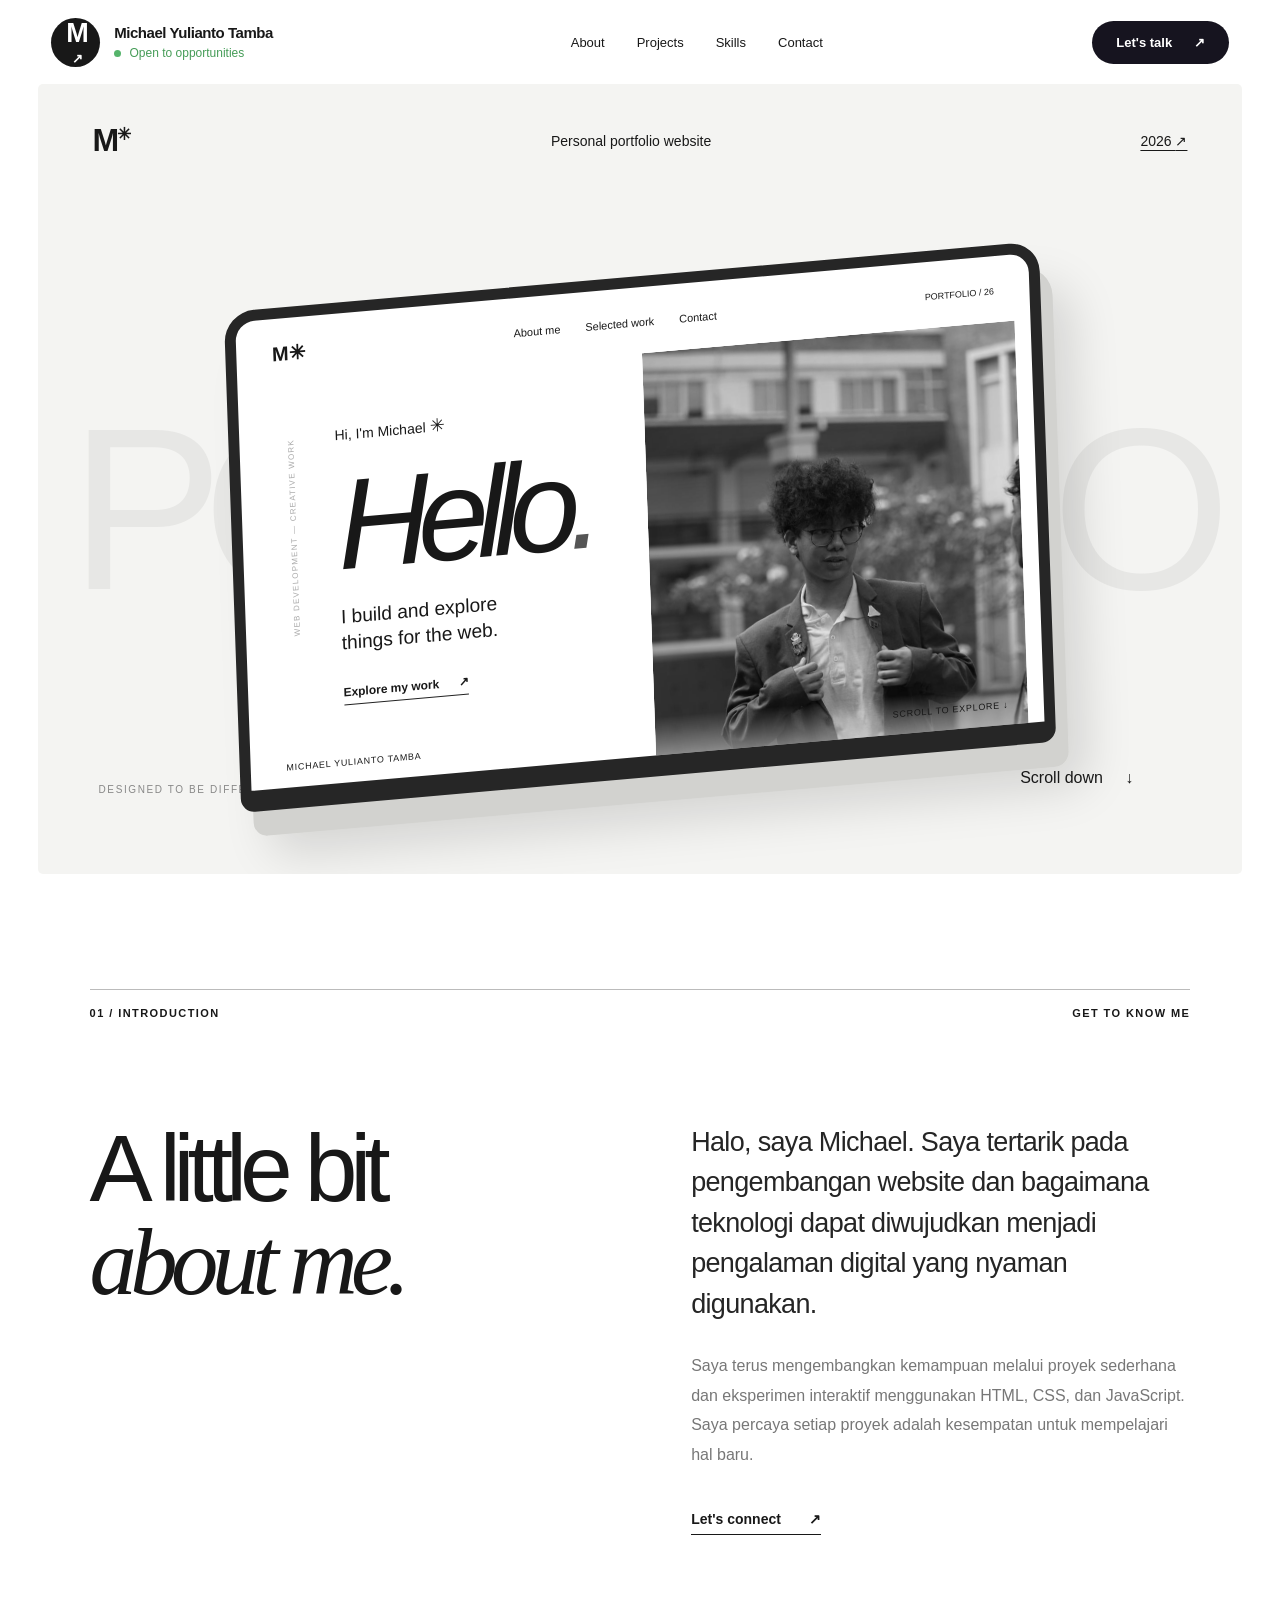
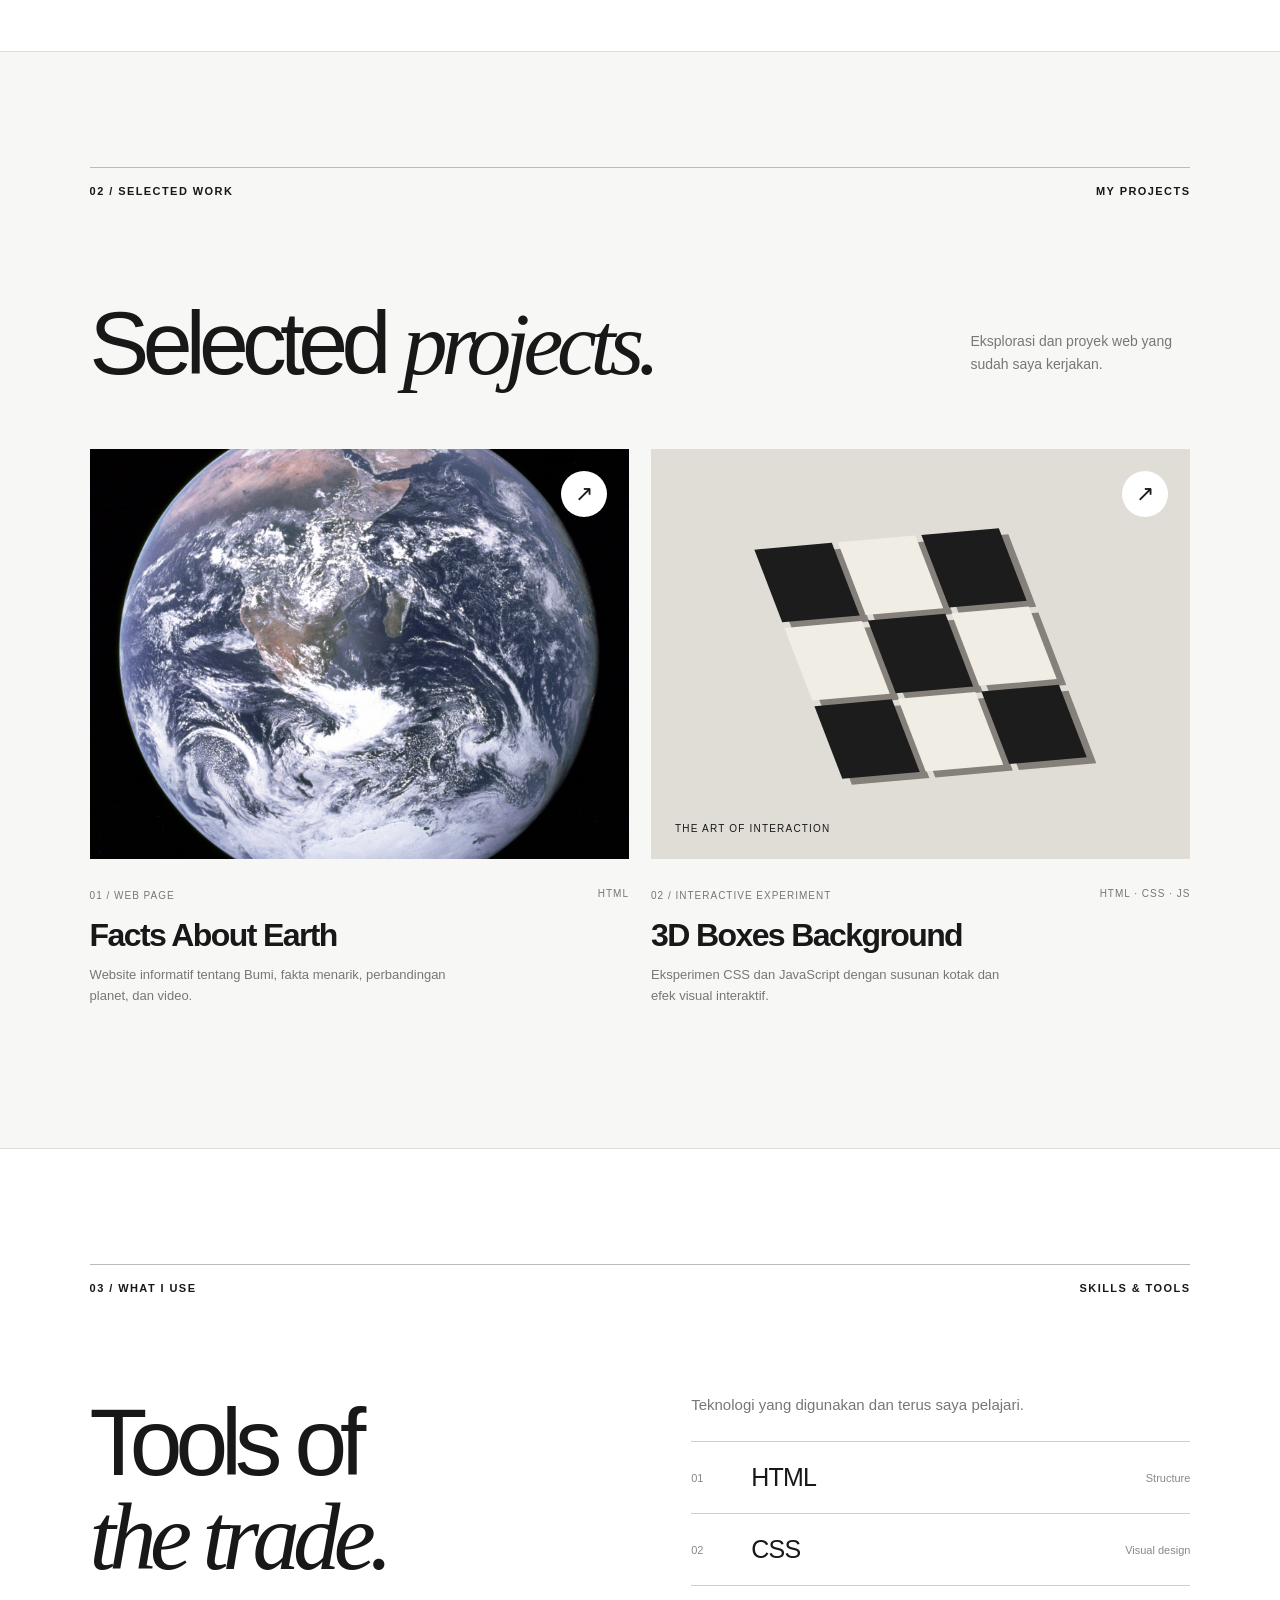
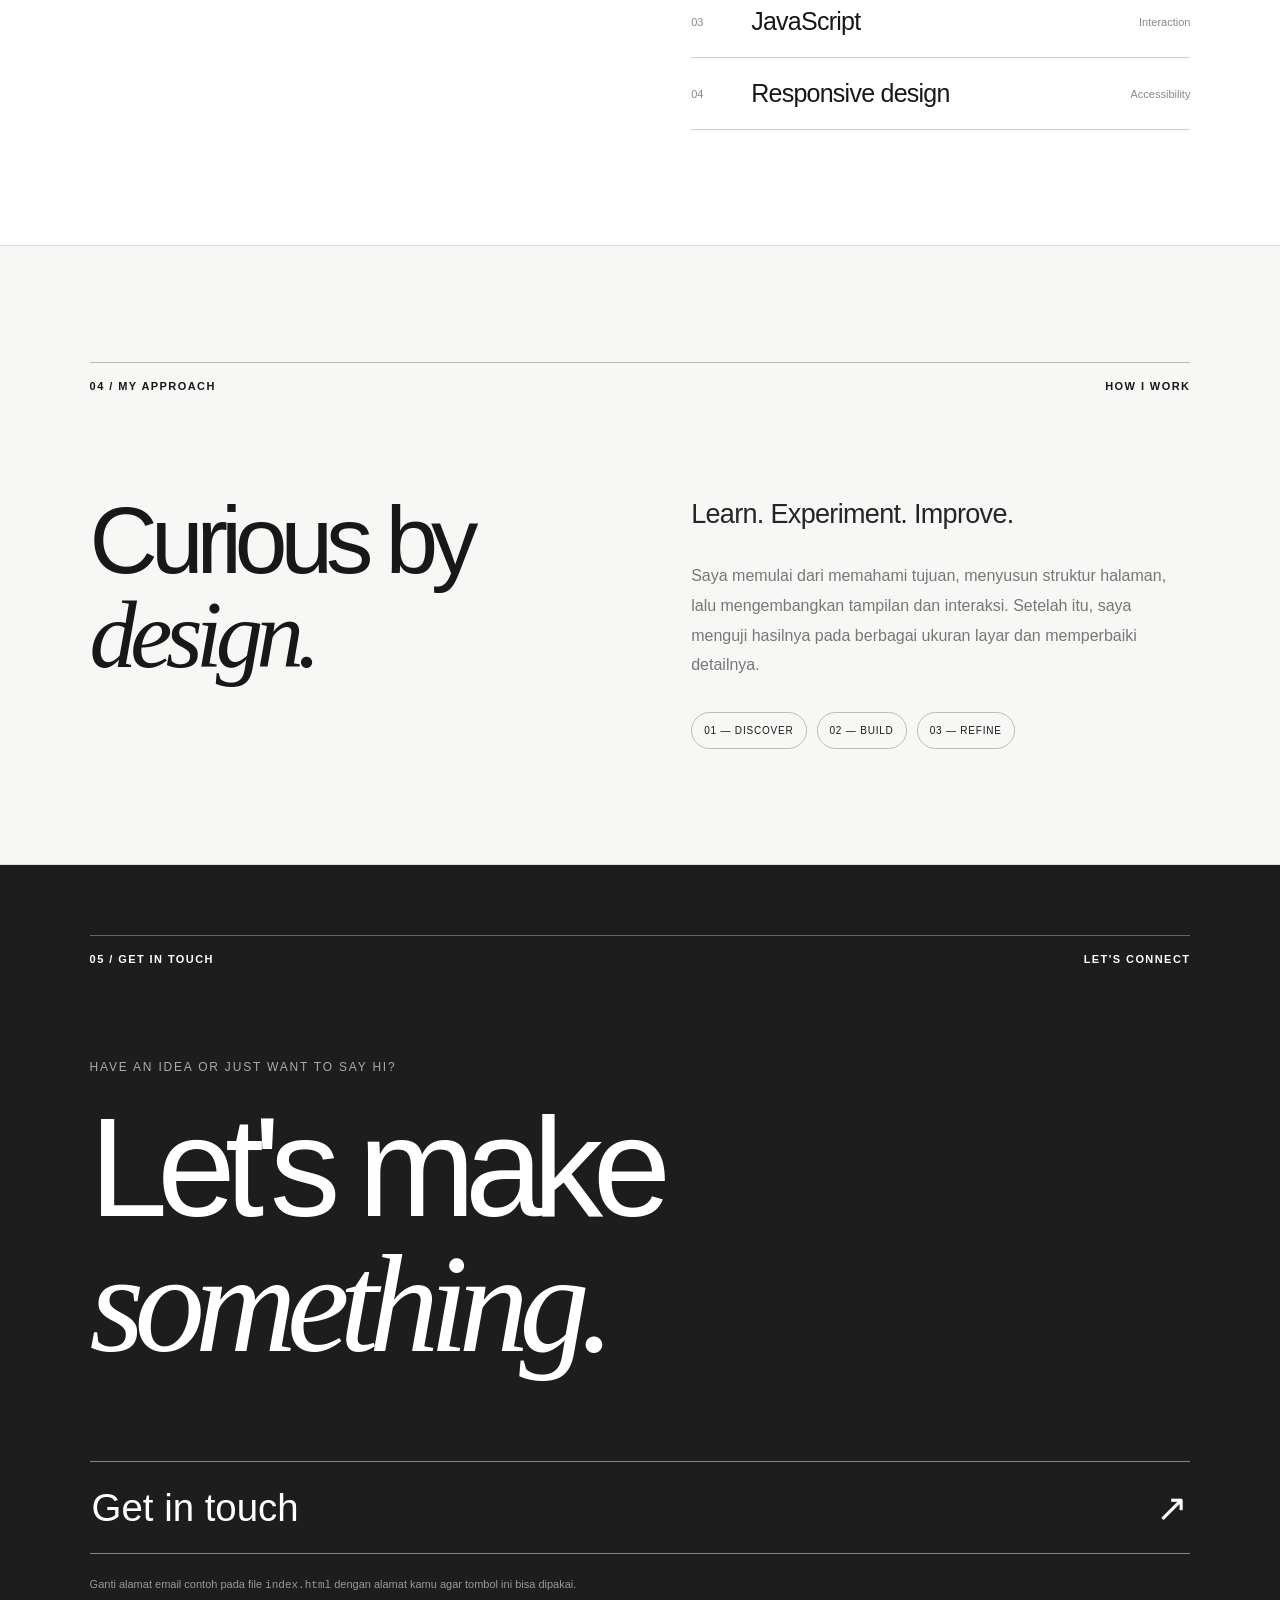
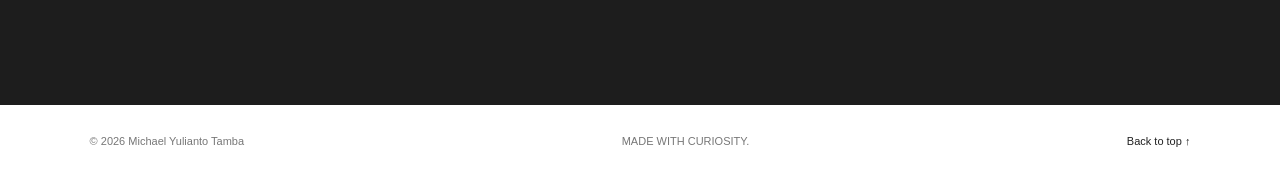
<file: index.html>
<!doctype html>
<html lang="id">
<head>
  <meta charset="UTF-8">
  <meta name="viewport" content="width=device-width, initial-scale=1">
  <meta name="theme-color" content="#f5f5f3">
  <meta name="description" content="Portofolio Michael Yulianto Tamba — pengembangan web, karya, dan eksperimen interaktif.">
  <title>Michael Yulianto Tamba — Portfolio</title>
  <link rel="stylesheet" href="style.css">
  <script src="script.js" defer></script>
</head>
<body>
  <a class="skip-link" href="#main">Lewati navigasi</a>
  <header class="header" id="top">
    <a class="identity" href="#home" aria-label="Michael — kembali ke beranda"><span class="identity-mark">M<span>↗</span></span><span class="identity-copy"><strong>Michael Yulianto Tamba</strong><small><i class="status-dot"></i> Open to opportunities</small></span></a>
    <nav class="nav" aria-label="Navigasi utama"><a href="#about">About</a><a href="#projects">Projects</a><a href="#skills">Skills</a><a href="#contact">Contact</a></nav>
    <a class="header-cta" href="#contact">Let's talk <span aria-hidden="true">↗</span></a>
    <button class="menu-toggle" type="button" aria-label="Buka menu navigasi" aria-expanded="false" aria-controls="mobile-nav"><span></span><span></span></button>
  </header>
  <nav class="mobile-nav" id="mobile-nav" aria-label="Navigasi mobile" hidden><a href="#about">About</a><a href="#projects">Projects</a><a href="#skills">Skills</a><a href="#contact">Contact</a></nav>
  <main id="main">
    <section class="hero" id="home" aria-labelledby="hero-title">
      <div class="hero-meta"><span class="monogram" aria-hidden="true">M<span>✳</span></span><span>Personal portfolio website</span><span class="year">2026 <span aria-hidden="true">↗</span></span></div>
      <div class="hero-background" aria-hidden="true">PORTFOLIO</div>
      <div class="hero-stage">
        <div class="hero-frame">
          <div class="frame-top"><span class="frame-logo">M✳</span><div class="frame-links"><span>About me</span><span>Selected work</span><span>Contact</span></div><span class="frame-small">PORTFOLIO / 26</span></div>
          <div class="frame-body"><div class="frame-content"><span class="vertical-label">WEB DEVELOPMENT — CREATIVE WORK</span><p class="hero-kicker">Hi, I'm Michael <span class="wave" aria-hidden="true">✳</span></p><h1 id="hero-title">Hello<span class="hero-period">.</span></h1><p class="hero-subtitle">I build and explore<br>things for the web.</p><a class="hero-link" href="#projects">Explore my work <span aria-hidden="true">↗</span></a></div><img class="hero-person" src="assets/foto-saya.jpeg" alt="Foto Michael Yulianto Tamba"></div>
          <div class="frame-bottom"><span>MICHAEL YULIANTO TAMBA</span><span>SCROLL TO EXPLORE ↓</span></div>
        </div>
      </div>
      <a class="scroll-cue" href="#about">Scroll down <span aria-hidden="true">↓</span></a>
      <span class="hero-side-note">DESIGNED TO BE DIFFERENT</span>
    </section>
    <section class="content-section about" id="about" aria-labelledby="about-title"><div class="section-header"><span>01 / INTRODUCTION</span><span>GET TO KNOW ME</span></div><div class="section-layout"><h2 id="about-title">A little bit<br><em>about me.</em></h2><div class="section-description"><p class="lead">Halo, saya Michael. Saya tertarik pada pengembangan website dan bagaimana teknologi dapat diwujudkan menjadi pengalaman digital yang nyaman digunakan.</p><p>Saya terus mengembangkan kemampuan melalui proyek sederhana dan eksperimen interaktif menggunakan HTML, CSS, dan JavaScript. Saya percaya setiap proyek adalah kesempatan untuk mempelajari hal baru.</p><a class="inline-link" href="#contact">Let's connect <span aria-hidden="true">↗</span></a></div></div></section>
    <section class="content-section projects" id="projects" aria-labelledby="projects-title"><div class="section-header"><span>02 / SELECTED WORK</span><span>MY PROJECTS</span></div><div class="projects-title-row"><h2 id="projects-title">Selected <em>projects.</em></h2><p>Eksplorasi dan proyek web yang sudah saya kerjakan.</p></div><div class="project-grid">
      <article class="project-card"><a class="project-visual earth-visual" href="projects/earth/earth.html" aria-label="Buka proyek Facts About Earth"><img src="projects/earth/earth.jpeg" alt="Pratinjau proyek Facts About Earth" loading="lazy"><span class="project-open" aria-hidden="true">↗</span></a><div class="project-caption"><div><span class="project-index">01 / WEB PAGE</span><h3>Facts About Earth</h3><p>Website informatif tentang Bumi, fakta menarik, perbandingan planet, dan video.</p></div><span class="project-category">HTML</span></div></article>
      <article class="project-card"><a class="project-visual boxes-visual" href="projects/3d-boxes/index.html" aria-label="Buka proyek 3D Boxes Background"><div class="boxes-art" aria-hidden="true"><span></span><span></span><span></span><span></span><span></span><span></span><span></span><span></span><span></span></div><span class="project-open" aria-hidden="true">↗</span><span class="art-caption">THE ART OF INTERACTION</span></a><div class="project-caption"><div><span class="project-index">02 / INTERACTIVE EXPERIMENT</span><h3>3D Boxes Background</h3><p>Eksperimen CSS dan JavaScript dengan susunan kotak dan efek visual interaktif.</p></div><span class="project-category">HTML · CSS · JS</span></div></article>
    </div></section>
    <section class="content-section skills" id="skills" aria-labelledby="skills-title"><div class="section-header"><span>03 / WHAT I USE</span><span>SKILLS & TOOLS</span></div><div class="section-layout"><h2 id="skills-title">Tools of<br><em>the trade.</em></h2><div class="skill-panel"><p>Teknologi yang digunakan dan terus saya pelajari.</p><ul class="skill-list"><li><span>01</span>HTML <span>Structure</span></li><li><span>02</span>CSS <span>Visual design</span></li><li><span>03</span>JavaScript <span>Interaction</span></li><li><span>04</span>Responsive design <span>Accessibility</span></li></ul></div></div></section>
    <section class="content-section approach" id="approach" aria-labelledby="approach-title"><div class="section-header"><span>04 / MY APPROACH</span><span>HOW I WORK</span></div><div class="section-layout"><h2 id="approach-title">Curious by<br><em>design.</em></h2><div class="section-description"><p class="lead">Learn. Experiment. Improve.</p><p>Saya memulai dari memahami tujuan, menyusun struktur halaman, lalu mengembangkan tampilan dan interaksi. Setelah itu, saya menguji hasilnya pada berbagai ukuran layar dan memperbaiki detailnya.</p><div class="approach-steps"><span>01 — DISCOVER</span><span>02 — BUILD</span><span>03 — REFINE</span></div></div></div></section>
    <section class="contact" id="contact" aria-labelledby="contact-title"><div class="section-header"><span>05 / GET IN TOUCH</span><span>LET'S CONNECT</span></div><p>HAVE AN IDEA OR JUST WANT TO SAY HI?</p><h2 id="contact-title">Let's make<br><em>something.</em></h2><a class="contact-link" href="mailto:hello@example.com?subject=Hello%20Michael" data-placeholder-email>Get in touch <span aria-hidden="true">↗</span></a><p class="contact-note">Ganti alamat email contoh pada file <code>index.html</code> dengan alamat kamu agar tombol ini bisa dipakai.</p></section>
  </main>
  <footer class="footer"><span>© <span id="current-year">2026</span> Michael Yulianto Tamba</span><span>MADE WITH CURIOSITY.</span><a href="#top">Back to top ↑</a></footer>
</body>
</html>
</file>
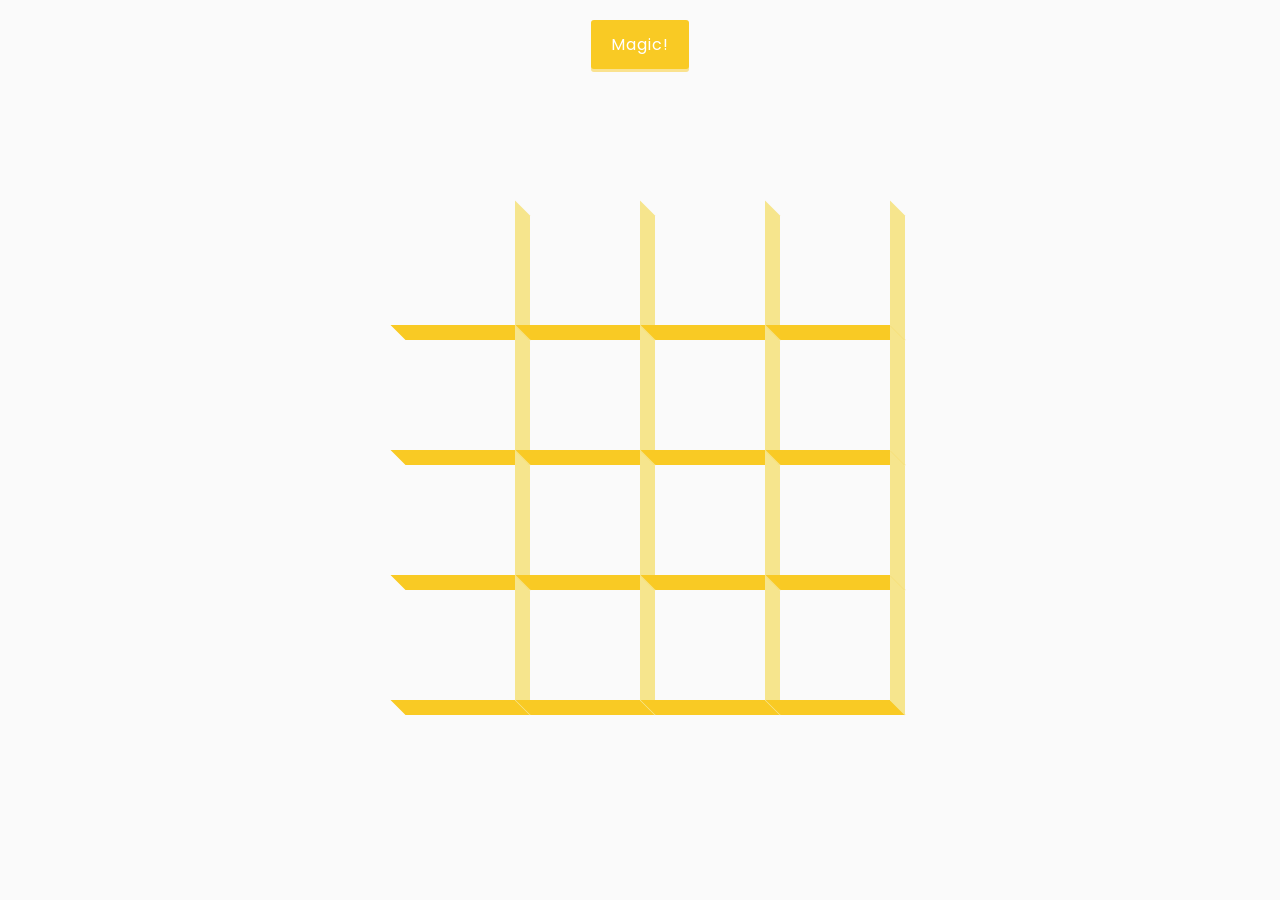
<file: projects/3d-boxes/index.html>
<!DOCTYPE html>
<html lang="en">
  <head>
    <meta charset="UTF-8" />
    <meta name="viewport" content="width=device-width, initial-scale=1.0" />
    <link
      rel="stylesheet"
      href="https://cdnjs.cloudflare.com/ajax/libs/font-awesome/5.14.0/css/all.min.css"
      integrity="sha512-1PKOgIY59xJ8Co8+NE6FZ+LOAZKjy+KY8iq0G4B3CyeY6wYHN3yt9PW0XpSriVlkMXe40PTKnXrLnZ9+fkDaog=="
      crossorigin="anonymous"
    />
    <link rel="stylesheet" href="style.css" />
    <title>3D Boxes Background</title>
  </head>
  <body>
    <button id="btn" class="magic">Magic!</button>
    <div id="boxes" class="boxes big"></div>

    <script src="script.js"></script>
  </body>
</html>
</file>
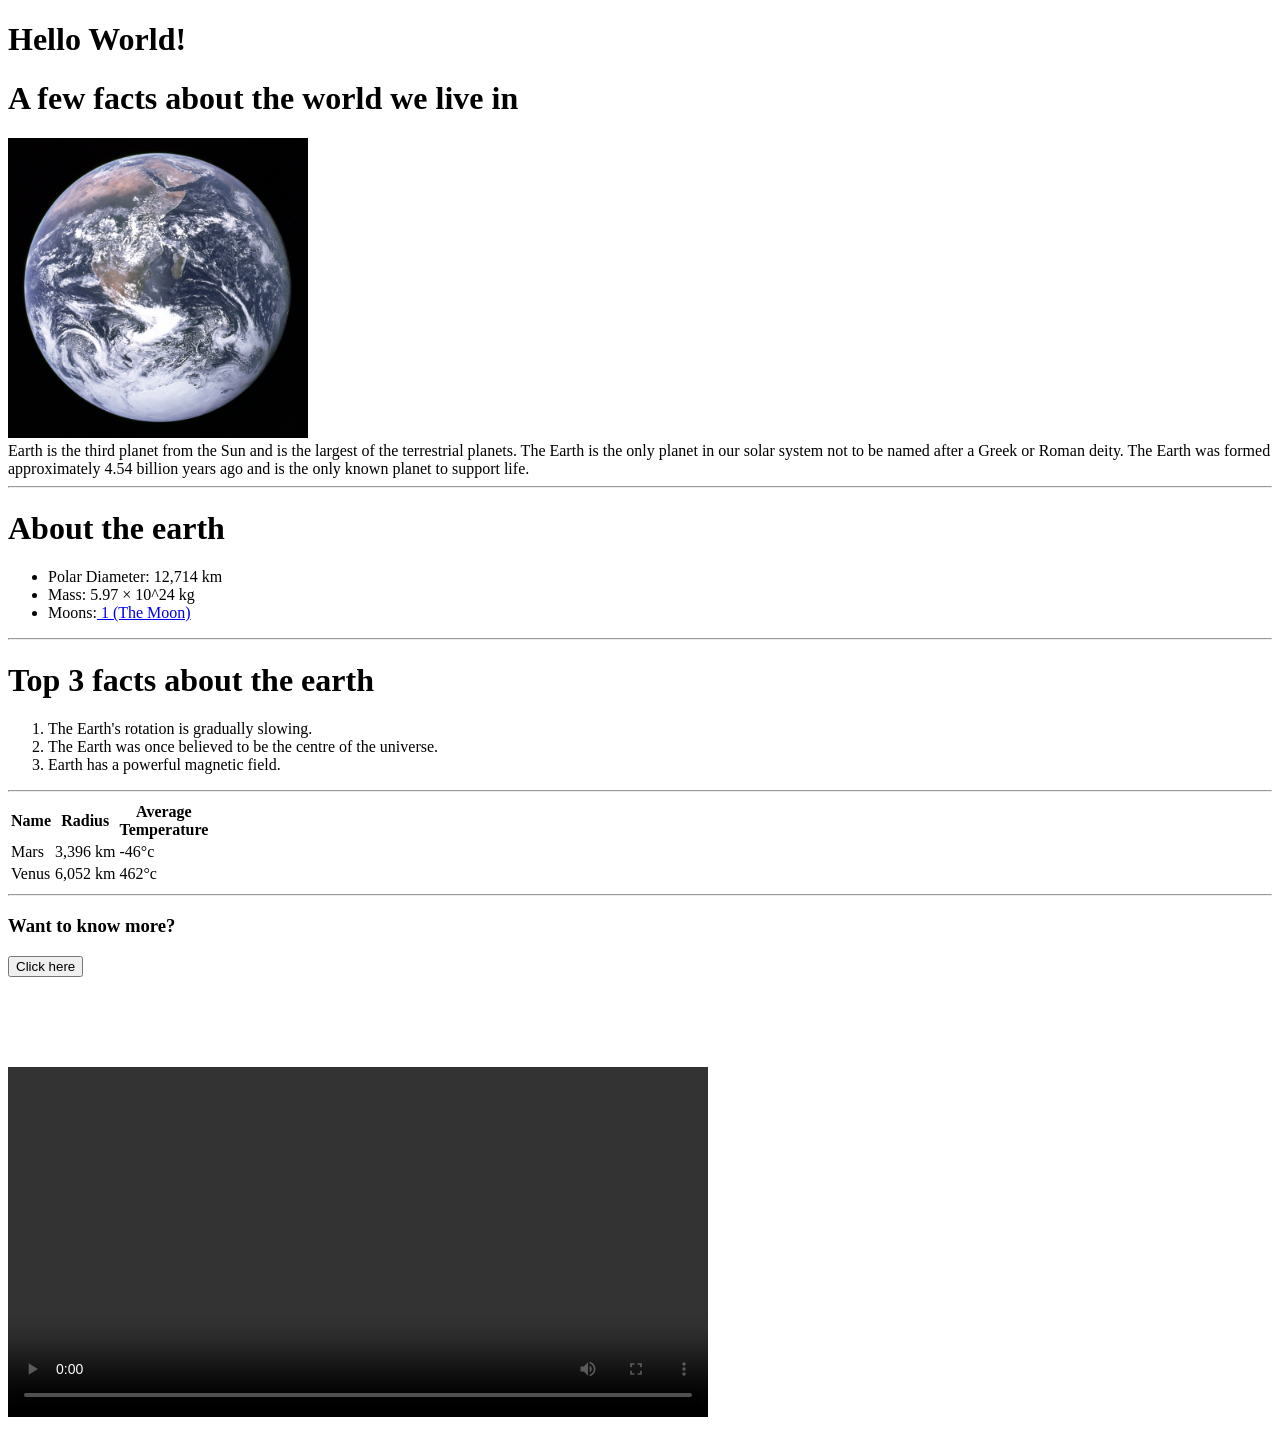
<file: projects/earth/earth.html>
<!DOCTYPE html>
<html lang="en">
<head>
    <meta charset="UTF-8">
    <meta name="viewport" content="width=device-width, initial-scale=1.0">
    <title>Document</title>
</head>
<body>
    <H1>Hello World!</H1>
    <H1>A few facts about the world we live in</H1>
    <img src="earth.jpeg" alt="Earth" width="300" height="300">
    <br>
    Earth is the third planet from the Sun and is the largest of the terrestrial planets. The Earth is the only planet in our 
    solar system not to be named after a Greek or Roman deity. The Earth was formed approximately 4.54 billion 
    years ago and is the only known planet to support life.
    <br>
    <hr>
    <H1>About the earth</H1>
    <ul>
        <li>Polar Diameter: 12,714 km</li>
        <li>Mass: 5.97 × 10^24 kg</li>
        <li>Moons:<a href="https://space-facts.com/the-moon/"> 1 (The Moon) </a></li>  
    </ul>
    <hr>
    <h1>Top 3 facts about the earth</H1>
    <ol>
        <li>The Earth's rotation is gradually slowing.</li>
        <li>The Earth was once believed to be the centre of the universe.</li>
        <li>Earth has a powerful magnetic field.</li>
            </ol>

            <hr>

            <table>
                <tr>
                    <th>Name</th>
                    <th>Radius</th>
                    <th>Average<br>Temperature</th>
                </tr>

                <tr>
                    <td>Mars</td>
                    <td>3,396 km</td>
                    <td>-46°c</td>
                </tr>

                <tr>
                    <td>Venus</td>
                    <td>6,052 km</td>
                    <td>462°c</td>
                </tr>
            </table>

            <hr>

            <h3>Want to know more?</h3>

            <button onclick="window.location.href='https://space-facts.com/earth/'">
                Click here
            </button>

            <i>
            </i>

            <br><br><br><br>

            <br><br>

            <video width="700" controls>
                <source src="earth.mp4" type="video/mp4">
                Your browser does not support the video tag.
            </video>

        </td>

    </tr>
</table>

</body>
</html>
</file>
<file: style.css>
:root {
  --background: #ffffff;
  --paper: #f4f4f2;
  --ink: #181818;
  --muted: #747474;
  --line: #dededb;
}
* {
  box-sizing: border-box;
}
html {
  scroll-behavior: smooth;
}
body {
  margin: 0;
  background: var(--background);
  color: var(--ink);
  font-family: Arial, Helvetica, sans-serif;
  -webkit-font-smoothing: antialiased;
}
img {
  display: block;
  max-width: 100%;
}
a {
  color: inherit;
  text-decoration: none;
}
button {
  font: inherit;
}
a:focus-visible,
button:focus-visible {
  outline: 3px solid #7062db;
  outline-offset: 4px;
}
.skip-link {
  position: absolute;
  top: -80px;
  left: 12px;
  padding: 12px;
  background: white;
  z-index: 20;
}
.skip-link:focus {
  top: 12px;
}
.header {
  height: 84px;
  padding: 0 clamp(20px, 4vw, 76px);
  display: flex;
  align-items: center;
  justify-content: space-between;
  gap: 24px;
  background: white;
}
.identity {
  display: flex;
  align-items: center;
  gap: 14px;
  min-width: 250px;
}
.identity-mark {
  width: 49px;
  height: 49px;
  display: grid;
  place-items: center;
  background: #181818;
  color: white;
  border-radius: 50%;
  font-size: 27px;
  font-weight: 800;
  letter-spacing: -0.13em;
}
.identity-mark span {
  color: #fff;
  font-size: 13px;
  margin-left: 1px;
}
.identity-copy {
  display: grid;
  gap: 5px;
}
.identity-copy strong {
  font-size: 15px;
  letter-spacing: -0.03em;
}
.identity-copy small {
  font-size: 12px;
  color: #459c57;
}
.status-dot {
  display: inline-block;
  width: 7px;
  height: 7px;
  border-radius: 50%;
  background: #55b46b;
  margin-right: 5px;
}
.nav {
  display: flex;
  gap: clamp(15px, 2.5vw, 40px);
  font-size: 13px;
}
.nav a:hover,
.inline-link:hover,
.footer a:hover {
  color: #888;
}
.header-cta {
  background: #16141f;
  color: white;
  border-radius: 30px;
  padding: 14px 24px;
  font-size: 13px;
  font-weight: 700;
  white-space: nowrap;
}
.header-cta span {
  margin-left: 18px;
}
.menu-toggle,
.mobile-nav {
  display: none;
}
.hero {
  min-height: 720px;
  height: min(790px, calc(100svh - 96px));
  position: relative;
  background: var(--paper);
  margin: 0 clamp(12px, 3vw, 48px);
  overflow: hidden;
  border-radius: 5px;
}
.hero-meta {
  position: absolute;
  top: 38px;
  left: 4.5%;
  right: 4.5%;
  display: flex;
  align-items: center;
  justify-content: space-between;
  font-size: 14px;
  z-index: 3;
}
.monogram {
  font-size: 32px;
  font-weight: 900;
  letter-spacing: -0.18em;
}
.monogram span {
  font-size: 17px;
  position: relative;
  top: -11px;
  left: 4px;
}
.year {
  text-decoration: underline;
  text-underline-offset: 4px;
}
.hero-background {
  position: absolute;
  top: 37%;
  left: 50%;
  transform: translateX(-50%);
  font-size: clamp(95px, 18vw, 310px);
  white-space: nowrap;
  letter-spacing: -0.09em;
  font-weight: 500;
  color: #e7e7e5;
  user-select: none;
}
.hero-stage {
  position: absolute;
  inset: 125px 16% 30px;
  display: flex;
  align-items: center;
  justify-content: center;
  z-index: 2;
}
.hero-frame {
  position: relative;
  width: min(830px, 100%);
  height: min(500px, 100%);
  background: #fff;
  border: 11px solid #262626;
  border-bottom-width: 21px;
  border-radius: 30px 30px 14px 14px;
  box-shadow:
    12px 25px 0 #d2d2cf,
    30px 45px 48px #0002;
  transform: rotate(-5deg) skewX(-3deg);
  overflow: hidden;
  display: flex;
  flex-direction: column;
}
.frame-top,
.frame-bottom {
  display: flex;
  align-items: center;
  justify-content: space-between;
  padding: 18px 4.5%;
  gap: 16px;
  font-size: 11px;
  position: relative;
  z-index: 2;
}
.frame-top {
  height: 70px;
}
.frame-logo {
  font-weight: 900;
  font-size: 20px;
}
.frame-links {
  display: flex;
  gap: 25px;
}
.frame-small {
  font-size: 9px;
}
.frame-body {
  flex: 1;
  position: relative;
  min-height: 0;
}
.frame-content {
  position: absolute;
  left: 12%;
  top: 11%;
  z-index: 2;
}
.vertical-label {
  position: absolute;
  left: -49px;
  top: 12px;
  writing-mode: vertical-rl;
  transform: rotate(180deg);
  color: #aaa;
  font-size: 8px;
  letter-spacing: 0.15em;
}
.hero-kicker {
  font-size: 14px;
  margin: 0 0 20px;
}
.wave {
  font-size: 18px;
}
.hero h1 {
  font-size: clamp(76px, 10vw, 174px);
  letter-spacing: -0.095em;
  font-style: italic;
  font-weight: 400;
  line-height: 0.93;
  margin: 0 0 20px;
}
.hero-period {
  color: #555;
}
.hero-subtitle {
  font-size: clamp(13px, 1.5vw, 20px);
  line-height: 1.35;
  margin: 0 0 26px;
}
.hero-link {
  font-size: 12px;
  font-weight: 700;
  border-bottom: 1px solid #222;
  padding-bottom: 5px;
}
.hero-link span {
  margin-left: 16px;
}
.hero-person {
  position: absolute;
  right: 2%;
  bottom: -26%;
  height: 127%;
  width: 47%;
  object-fit: cover;
  object-position: center 20%;
  filter: grayscale(1);
  mask-image: linear-gradient(to bottom, black 80%, transparent 99%);
}
.frame-bottom {
  height: 40px;
  font-size: 9px;
  letter-spacing: 0.08em;
}
.scroll-cue {
  position: absolute;
  bottom: 11%;
  right: 9%;
  font-size: 16px;
  z-index: 3;
}
.scroll-cue span {
  margin-left: 18px;
}
.hero-side-note {
  position: absolute;
  bottom: 10%;
  left: 5%;
  font-size: 10px;
  letter-spacing: 0.16em;
  color: #888;
}
.content-section {
  padding: clamp(75px, 9vw, 150px) clamp(25px, 7vw, 130px);
  border-bottom: 1px solid var(--line);
}
.section-header {
  display: flex;
  justify-content: space-between;
  border-top: 1px solid #bbb;
  padding-top: 17px;
  margin-bottom: clamp(60px, 8vw, 118px);
  font-size: 11px;
  letter-spacing: 0.13em;
  font-weight: 700;
}
.section-layout {
  display: grid;
  grid-template-columns: 1fr 1fr;
  gap: clamp(30px, 8vw, 140px);
}
h2 {
  margin: 0;
  font-size: clamp(54px, 7.4vw, 122px);
  line-height: 0.99;
  letter-spacing: -0.075em;
  font-weight: 500;
}
h2 em {
  font-family: Georgia, serif;
  font-weight: 400;
  letter-spacing: -0.07em;
}
.section-description {
  max-width: 540px;
  align-self: center;
}
.section-description p {
  color: #777;
  font-size: 16px;
  line-height: 1.85;
}
.section-description .lead {
  font-size: clamp(19px, 2.2vw, 27px);
  line-height: 1.5;
  color: #252525;
  letter-spacing: -0.025em;
  margin-top: 0;
}
.inline-link {
  display: inline-flex;
  gap: 28px;
  margin-top: 26px;
  padding-bottom: 7px;
  border-bottom: 1px solid;
  font-weight: 700;
  font-size: 14px;
}
.projects {
  background: #f7f7f5;
}
.projects-title-row {
  display: flex;
  align-items: end;
  justify-content: space-between;
  gap: 28px;
  margin-bottom: 60px;
}
.projects-title-row h2 {
  font-size: clamp(52px, 7vw, 110px);
}
.projects-title-row p {
  color: #777;
  max-width: 220px;
  font-size: 14px;
  line-height: 1.6;
}
.project-grid {
  display: grid;
  grid-template-columns: 1fr 1fr;
  gap: 22px;
}
.project-card {
  min-width: 0;
}
.project-visual {
  height: clamp(280px, 32vw, 490px);
  position: relative;
  overflow: hidden;
  display: block;
}
.earth-visual {
  background: #11202b;
}
.earth-visual img {
  width: 100%;
  height: 100%;
  object-fit: cover;
  transition: transform 0.5s;
}
.project-visual:hover img {
  transform: scale(1.06);
}
.project-open {
  position: absolute;
  right: 22px;
  top: 22px;
  display: grid;
  place-items: center;
  width: 46px;
  height: 46px;
  border-radius: 50%;
  background: white;
  font-size: 22px;
  z-index: 2;
  transition: transform 0.25s;
}
.project-visual:hover .project-open {
  transform: rotate(45deg);
}
.boxes-visual {
  background: #dfddd6;
  display: grid;
  place-items: center;
}
.boxes-art {
  width: 45%;
  aspect-ratio: 1;
  display: grid;
  grid-template-columns: repeat(3, 1fr);
  gap: 6px;
  transform: rotate(-13deg) skew(8deg, 8deg);
}
.boxes-art span {
  background: #1c1c1c;
  box-shadow: 7px 7px 0 #85817a;
}
.boxes-art span:nth-child(even) {
  background: #f0ede5;
}
.art-caption {
  position: absolute;
  left: 24px;
  bottom: 25px;
  font-size: 10px;
  letter-spacing: 0.12em;
}
.project-caption {
  display: flex;
  justify-content: space-between;
  gap: 25px;
  padding: 26px 0;
}
.project-index,
.project-category {
  font-size: 10px;
  color: #777;
  letter-spacing: 0.1em;
}
.project-caption h3 {
  font-size: clamp(23px, 2.5vw, 34px);
  letter-spacing: -0.05em;
  margin: 14px 0 10px;
}
.project-caption p {
  font-size: 13px;
  line-height: 1.65;
  color: #777;
  max-width: 370px;
  margin: 0;
}
.project-category {
  white-space: nowrap;
  margin-top: 3px;
}
.skill-panel > p {
  margin: 0 0 28px;
  color: #777;
  font-size: 15px;
}
.skill-list {
  list-style: none;
  padding: 0;
  margin: 0;
}
.skill-list li {
  padding: 21px 0;
  border-top: 1px solid #cfcfcb;
  display: grid;
  grid-template-columns: 45px 1fr auto;
  align-items: center;
  gap: 15px;
  font-size: clamp(18px, 2vw, 25px);
  letter-spacing: -0.03em;
}
.skill-list li:last-child {
  border-bottom: 1px solid #cfcfcb;
}
.skill-list li span {
  font-size: 11px;
  letter-spacing: 0;
  color: #888;
}
.approach {
  background: #f7f7f5;
}
.approach-steps {
  display: flex;
  flex-wrap: wrap;
  gap: 10px;
  margin-top: 32px;
}
.approach-steps span {
  padding: 12px;
  border: 1px solid #bbb;
  border-radius: 40px;
  font-size: 10px;
  letter-spacing: 0.08em;
}
.contact {
  padding: 70px clamp(25px, 7vw, 130px) 100px;
  background: #1d1d1d;
  color: white;
}
.contact .section-header {
  border-color: #646464;
  margin-bottom: 95px;
}
.contact > p:not(.contact-note) {
  font-size: 12px;
  letter-spacing: 0.15em;
  color: #aaa;
  margin-bottom: 26px;
}
.contact h2 {
  font-size: clamp(65px, 11vw, 165px);
  line-height: 0.96;
}
.contact-link {
  display: flex;
  justify-content: space-between;
  align-items: center;
  border-top: 1px solid #858585;
  border-bottom: 1px solid #858585;
  margin-top: 90px;
  padding: 23px 2px;
  font-size: clamp(23px, 3vw, 43px);
}
.contact-link:hover {
  color: #ccc;
}
.contact-note {
  font-size: 11px;
  color: #999;
  margin-top: 22px;
  line-height: 1.5;
}
.footer {
  display: flex;
  align-items: center;
  justify-content: space-between;
  gap: 20px;
  padding: 30px clamp(25px, 7vw, 130px);
  font-size: 11px;
  color: #777;
}
.footer a {
  color: #222;
}
@media (max-width: 900px) {
  .nav {
    display: none;
  }
  .hero {
    min-height: 630px;
    height: 700px;
  }
  .hero-stage {
    inset: 140px 7% 50px;
  }
  .hero h1 {
    font-size: clamp(80px, 13vw, 130px);
  }
  .hero-person {
    width: 46%;
  }
  .section-layout {
    grid-template-columns: 1fr;
    gap: 45px;
  }
  .section-description {
    max-width: 680px;
  }
  .projects-title-row {
    align-items: start;
    flex-direction: column;
  }
  .project-grid {
    gap: 18px;
  }
  .project-caption {
    flex-direction: column;
    gap: 10px;
  }
}
@media (max-width: 600px) {
  .header {
    height: 74px;
    padding-inline: 18px;
  }
  .identity {
    min-width: 0;
  }
  .identity-mark {
    width: 40px;
    height: 40px;
    font-size: 22px;
  }
  .identity-copy strong {
    font-size: 12px;
  }
  .identity-copy small {
    font-size: 10px;
  }
  .header-cta {
    display: none;
  }
  .menu-toggle {
    display: flex;
    width: 43px;
    height: 43px;
    border: 1px solid #ddd;
    background: white;
    border-radius: 50%;
    flex-direction: column;
    justify-content: center;
    align-items: center;
    gap: 5px;
    flex-shrink: 0;
  }
  .menu-toggle span {
    width: 18px;
    height: 1px;
    background: #111;
  }
  .mobile-nav:not([hidden]) {
    display: flex;
    position: absolute;
    left: 0;
    right: 0;
    top: 74px;
    padding: 20px 25px 30px;
    flex-direction: column;
    gap: 24px;
    z-index: 10;
    background: white;
    box-shadow: 0 12px 20px #0001;
  }
  .hero {
    height: 640px;
    min-height: 0;
    margin: 0 10px;
  }
  .hero-meta {
    top: 24px;
    font-size: 10px;
    left: 7%;
    right: 7%;
  }
  .monogram {
    font-size: 26px;
  }
  .hero-background {
    font-size: 100px;
    top: 42%;
  }
  .hero-stage {
    inset: 140px 4% 75px;
  }
  .hero-frame {
    height: 345px;
    border-width: 7px;
    border-bottom-width: 13px;
    border-radius: 17px 17px 9px 9px;
    transform: rotate(-5deg);
  }
  .frame-top {
    height: 42px;
    padding: 10px 5%;
  }
  .frame-logo {
    font-size: 15px;
  }
  .frame-links {
    gap: 9px;
    font-size: 7px;
  }
  .frame-small {
    display: none;
  }
  .frame-content {
    left: 10%;
    top: 19%;
  }
  .hero-kicker {
    font-size: 9px;
    margin-bottom: 18px;
  }
  .hero h1 {
    font-size: clamp(57px, 15vw, 100px);
    margin-bottom: 15px;
  }
  .hero-subtitle {
    font-size: 11px;
    margin-bottom: 19px;
  }
  .hero-link {
    font-size: 9px;
  }
  .hero-person {
    width: 48%;
    height: 95%;
    bottom: -12%;
    right: 0;
  }
  .vertical-label {
    display: none;
  }
  .frame-bottom {
    font-size: 7px;
    height: 31px;
  }
  .scroll-cue {
    right: 10%;
    bottom: 8%;
    font-size: 13px;
  }
  .hero-side-note {
    bottom: 8%;
    left: 7%;
    font-size: 8px;
  }
  .content-section {
    padding: 75px 24px;
  }
  .section-header {
    font-size: 9px;
    margin-bottom: 55px;
  }
  .section-layout {
    gap: 35px;
  }
  h2,
  .projects-title-row h2 {
    font-size: clamp(52px, 11vw, 72px);
  }
  .section-description .lead {
    font-size: 20px;
  }
  .section-description p {
    font-size: 14px;
  }
  .project-grid {
    grid-template-columns: 1fr;
    gap: 40px;
  }
  .project-visual {
    height: 350px;
  }
  .project-caption {
    padding-top: 18px;
  }
  .contact {
    padding: 65px 24px 80px;
  }
  .contact .section-header {
    margin-bottom: 80px;
  }
  .contact h2 {
    font-size: clamp(60px, 13vw, 90px);
  }
  .contact-link {
    margin-top: 60px;
  }
  .footer {
    padding: 28px 24px;
    flex-direction: column;
    align-items: start;
    gap: 13px;
  }
}
@media (max-width: 380px) {
  .hero-frame {
    height: 305px;
  }
  .hero-stage {
    inset: 150px 3% 100px;
  }
  .hero h1 {
    font-size: 56px;
  }
  .hero-person {
    width: 45%;
  }
  .frame-links span:last-child {
    display: none;
  }
  .hero-side-note {
    display: none;
  }
  .project-visual {
    height: 280px;
  }
}
@media (prefers-reduced-motion: reduce) {
  html {
    scroll-behavior: auto;
  }
  *,
  *::before,
  *::after {
    transition: none !important;
    animation: none !important;
  }
}
</file>
<file: projects/3d-boxes/style.css>
@import url('https://fonts.googleapis.com/css2?family=Roboto:wght@400;700&display=swap');
@import url('https://fonts.googleapis.com/css2?family=Poppins&display=swap');

* {
  box-sizing: border-box;
}

body {
  background-color: #fafafa;
  display: flex;
  flex-direction: column;
  align-items: center;
  justify-content: center;
  height: 100vh;
  margin: 0;
  overflow: hidden;
}

.magic {
  background-color: #f9ca24;
  color: #fff;
  font-family: 'Poppins', sans-serif;
  border: 0;
  border-radius: 3px;
  font-size: 16px;
  padding: 12px 20px;
  cursor: pointer;
  position: fixed;
  top: 20px;
  letter-spacing: 1px;
  box-shadow: 0 3px rgba(249, 202, 36, 0.5);
  z-index: 100;
}

.magic:focus {
  outline: none;
}

.magic:active {
  box-shadow: none;
  transform: translateY(2px);
}

.boxes {
  display: flex;
  flex-wrap: wrap;
  justify-content: space-around;
  align-content: space-around;
  width: 600px;
  height: 600px;
  position: relative;
  transition: 0.4s ease;
}

.boxes.big {
  width: 500px;
  height: 500px;
}

.boxes.big .box {
  transform: rotateZ(360deg);
}

.box {
  background-image: url('https://media.giphy.com/media/v1.Y2lkPTc5MGI3NjExMXRoajV4dGh5OTI0cWtwY2tjN3EyaXVvdWw5c2RlY2V0MWR5cHZ6NSZlcD12MV9naWZzX3NlYXJjaCZjdD1n/fgR5ghGSXWpuU/giphy.gif');
  background-repeat: no-repeat;
  background-size: 500px 500px;
  position: relative;
  width: 125px;
  height: 125px;
  transition: 0.4s ease;
}

.box::after {
  content: '';
  background-color: #f6e58d;
  position: absolute;
  top: 8px;
  right: -15px;
  width: 15px;
  height: 100%;
  transform: skewY(45deg);
}

.box::before {
  content: '';
  background-color: #f9ca24;
  position: absolute;
  bottom: -15px;
  left: 8px;
  width: 100%;
  height: 15px;
  transform: skewX(45deg);
}
</file>
